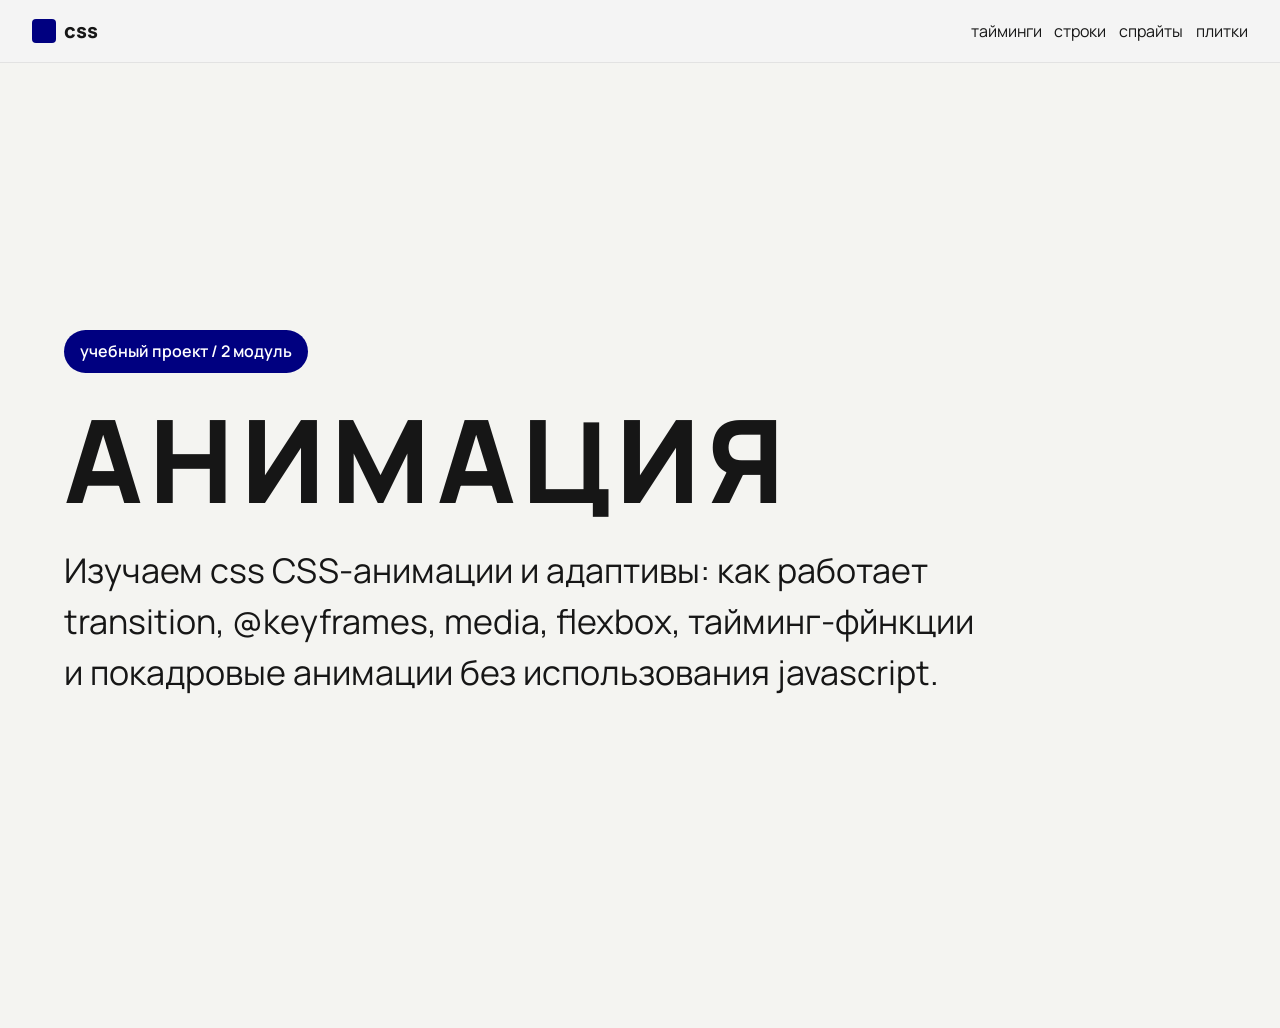
<file: 2 module/index.html>
<!doctype html>
<html lang="ru">
  <head>
    <meta charset="UTF-8" />
    <meta name="viewport" content="width=device-width, initial-scale=1.0" />
    <title>СSS-анимации и адаптивы</title>
    <link rel="stylesheet" href="stylesheets/style.css" />
  </head>
  <body>
    <header>
      <a href="#top" class="logo">
        <span class="logo_mark"></span>
        <span class="logo_text">css</span>
      </a>

      <nav class="menu">
        <a href="" class="menu_link">тайминги</a>
        <a href="" class="menu_link">строки</a>
        <a href="" class="menu_link">спрайты</a>
        <a href="" class="menu_link">плитки</a>
      </nav>
    </header>

    <main>
      <section id="hero" class="hero">
        <p class="hero_eyebrow">учебный проект / 2 модуль</p>
        <h1 class="hero_title">
          <span class="hero_letter">а</span>
          <span class="hero_letter">н</span>
          <span class="hero_letter">и</span>
          <span class="hero_letter">м</span>
          <span class="hero_letter">а</span>
          <span class="hero_letter">ц</span>
          <span class="hero_letter">и</span>
          <span class="hero_letter">я</span>
        </h1>
        <p class="section_lead">
          Изучаем css СSS-анимации и адаптивы: как работает transition,
          @keyframes, media, flexbox, тайминг-фйнкции и покадровые анимации без
          использования javascript.
        </p>
      </section>
    </main>
  </body>
</html>
</file>
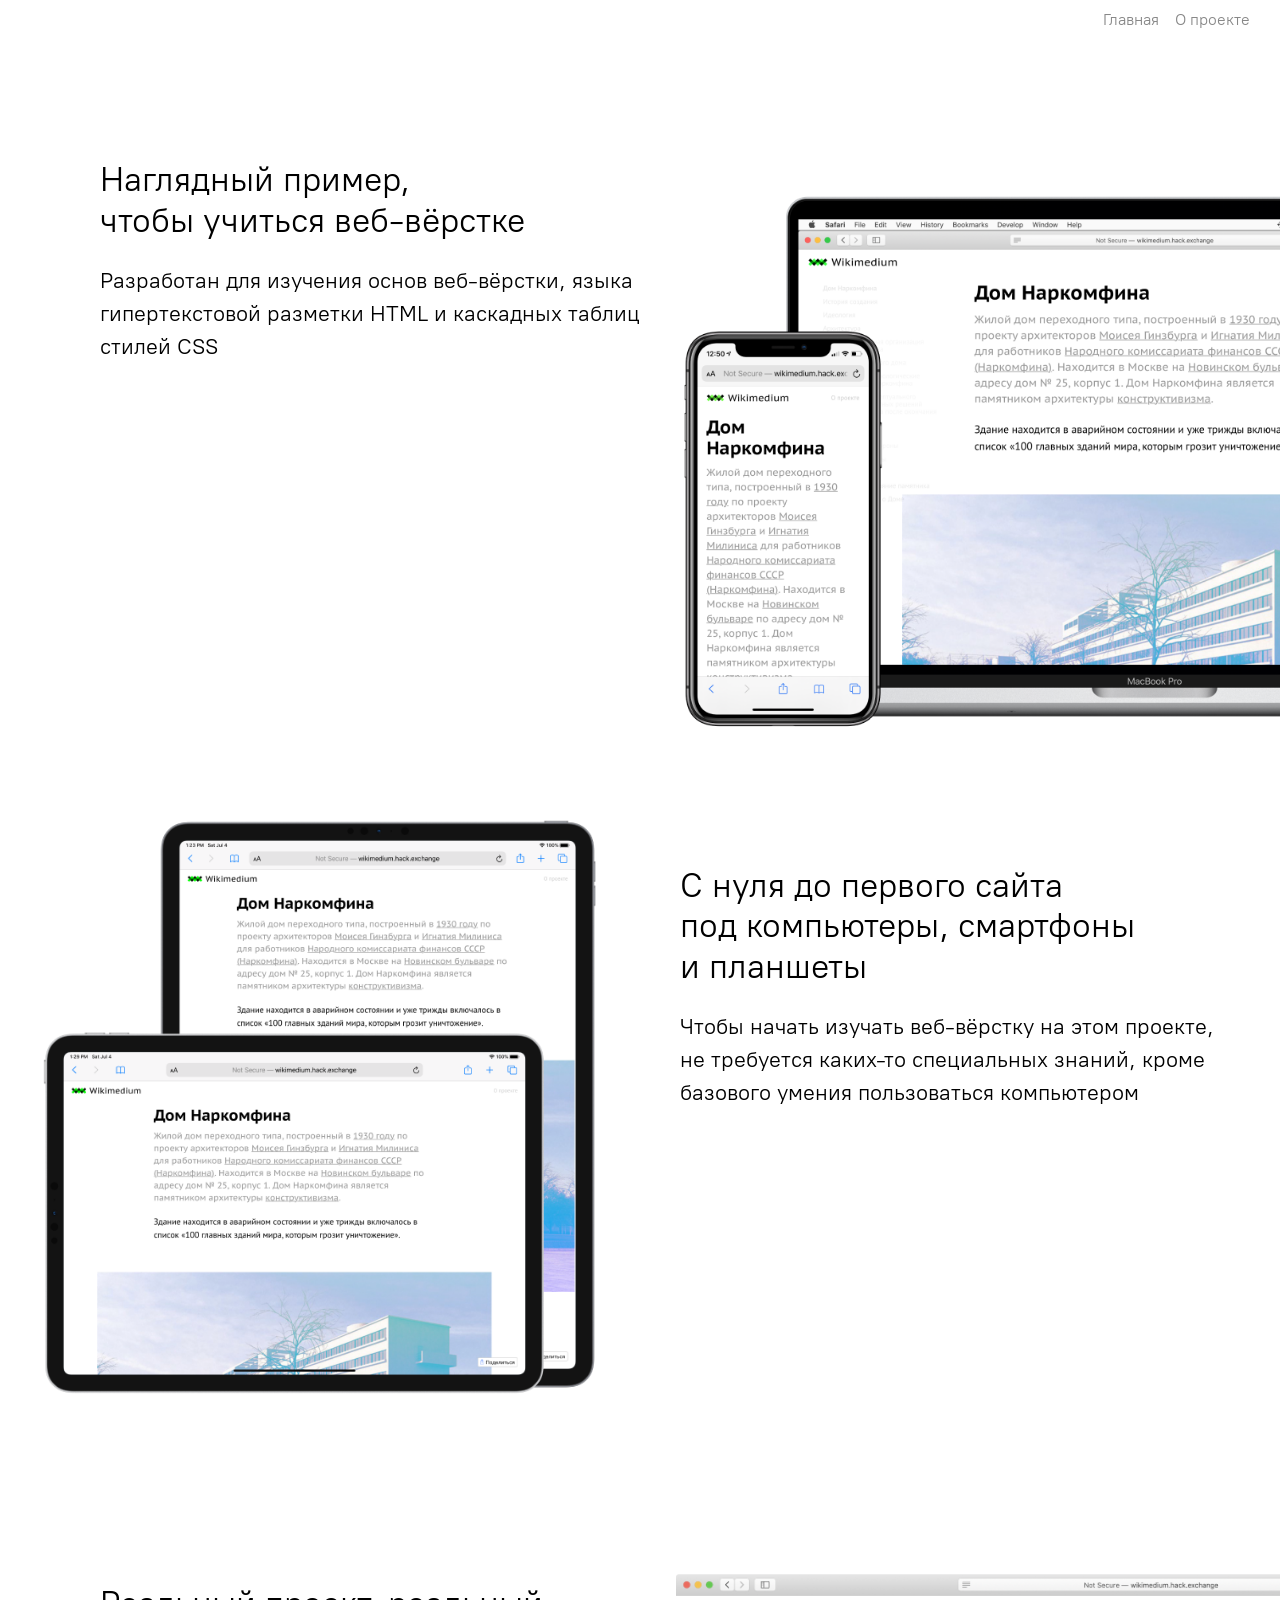
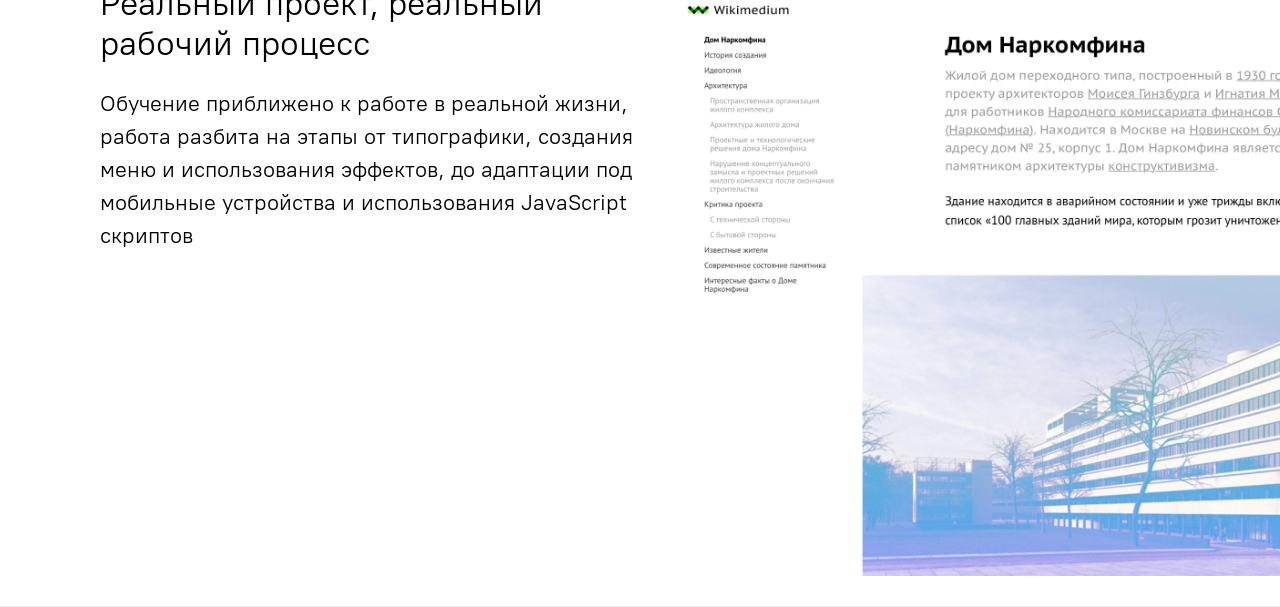
<file: about.html>
<!doctype html>
<html lang="ru">
  <head>
    <meta charset="UTF-8" />
    <meta name="viewport" content="width=device-width, initial-scale=1.0" />
    <title>О проекте</title>
    <link rel="stylesheet" href="stylesheets/style.css" />
  </head>
  <body class="about">
    <nav class="menubar">
      <a href="index.html">Главная</a>
      <a href="about.html">О проекте</a>
    </nav>

    <main class="about-main">
      <section class="section-1">
        <div>
          <h2>Наглядный пример, чтобы&nbsp;учиться веб-вёрстке</h2>
          <p>
            Разработан для изучения основ веб-вёрстки, языка гипертекстовой
            разметки HTML и каскадных таблиц стилей CSS
          </p>
        </div>
        <div>
          <img
            src="images/about1.png"
            alt="мокап проекта Дом Наркомфина на десктопе и телефоне"
          />
        </div>
      </section>

      <section class="section-2">
        <div>
          <img
            src="images/about2.png"
            alt="мокап проекта Дом Наркомфина на планшетах"
          />
        </div>
        <div>
          <h2>
            С нуля до первого сайта под&nbsp;компьютеры, смартфоны
            и&nbsp;планшеты
          </h2>
          <p>
            Чтобы начать изучать веб-вёрстку на этом проекте, не&nbsp;требуется
            каких-то специальных знаний, кроме базового умения пользоваться
            компьютером
          </p>
        </div>
      </section>

      <section class="section-3">
        <div>
          <h2>Реальный проект, реальный рабочий процесс</h2>
          <p>
            Обучение приближено к работе в реальной жизни, работа разбита на
            этапы от типографики, создания меню и использования эффектов, до
            адаптации под мобильные устройства и использования JavaScript
            скриптов
          </p>
        </div>
        <div>
          <img
            src="images/about3.png"
            alt="скрин проекта Дом Наркомфина из браузера"
          />
        </div>
      </section>

      <section class="section-4"></section>
    </main>
  </body>
</html>
</file>
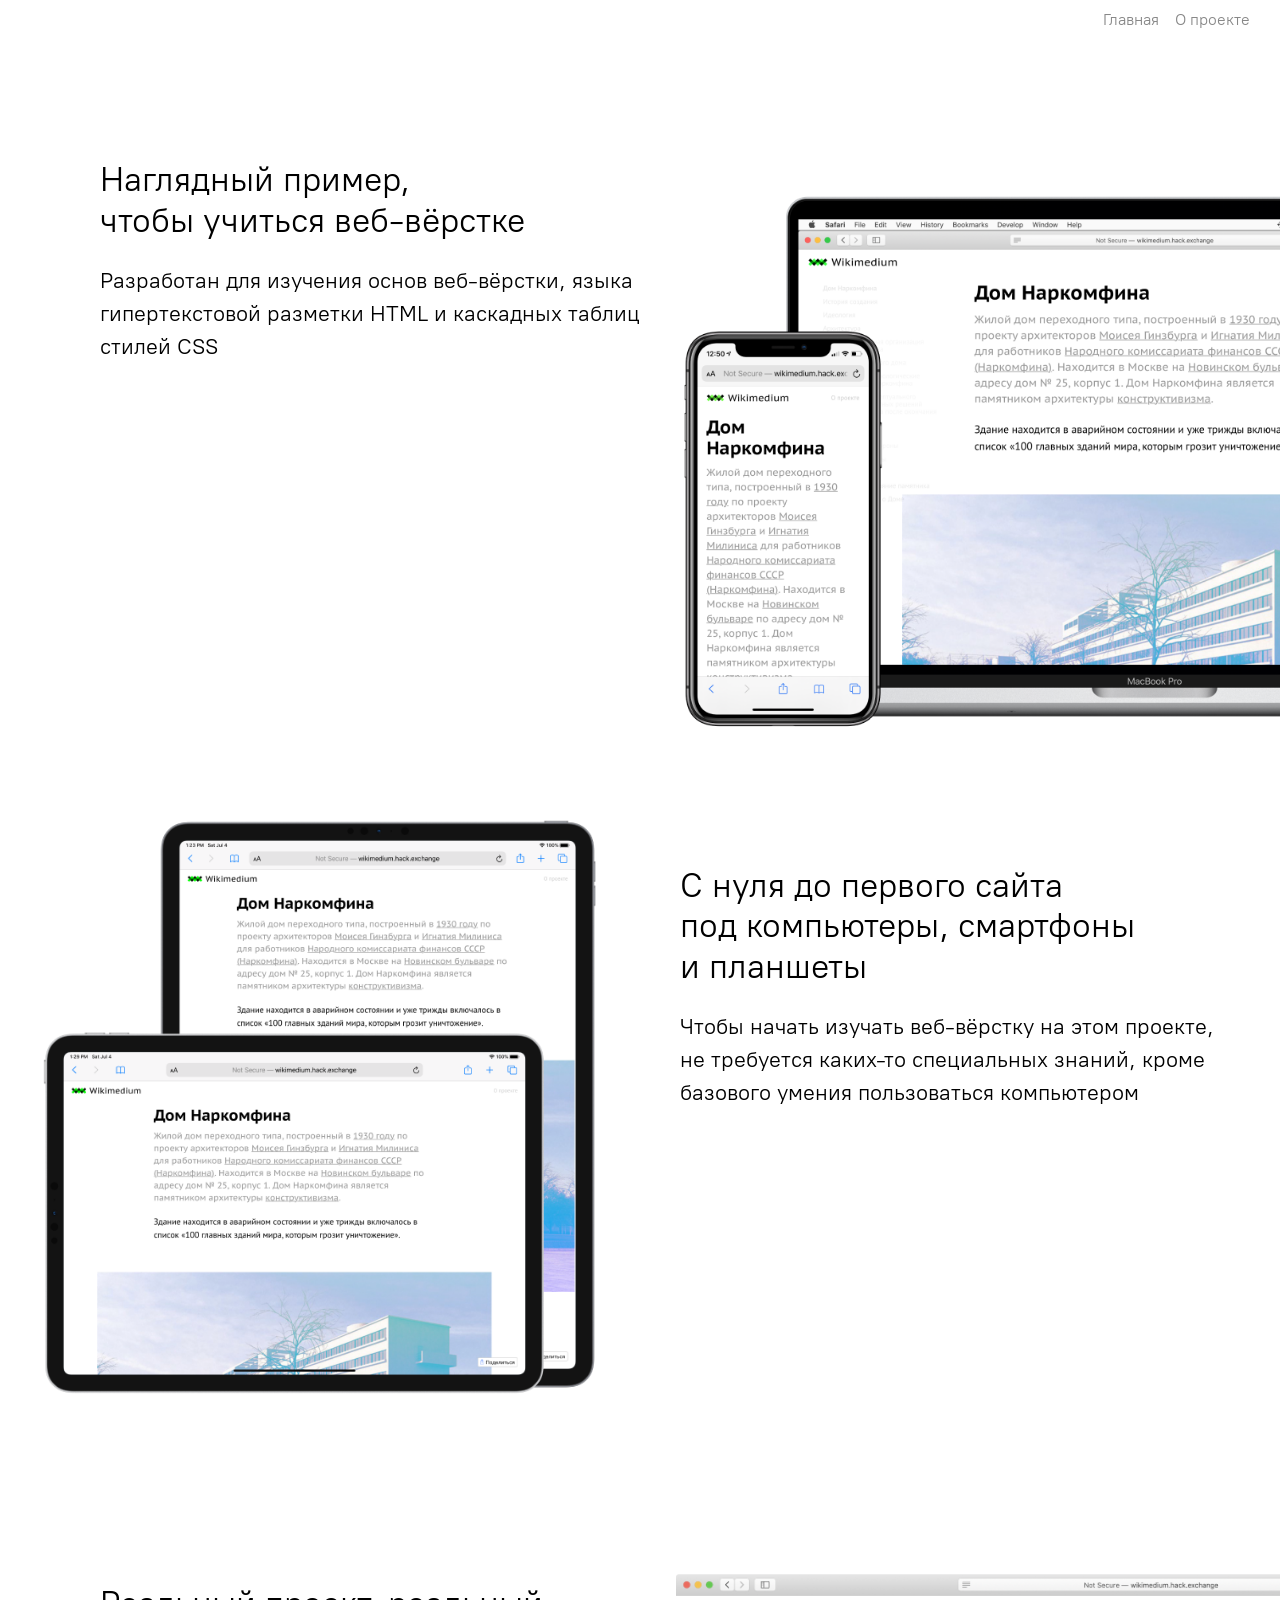
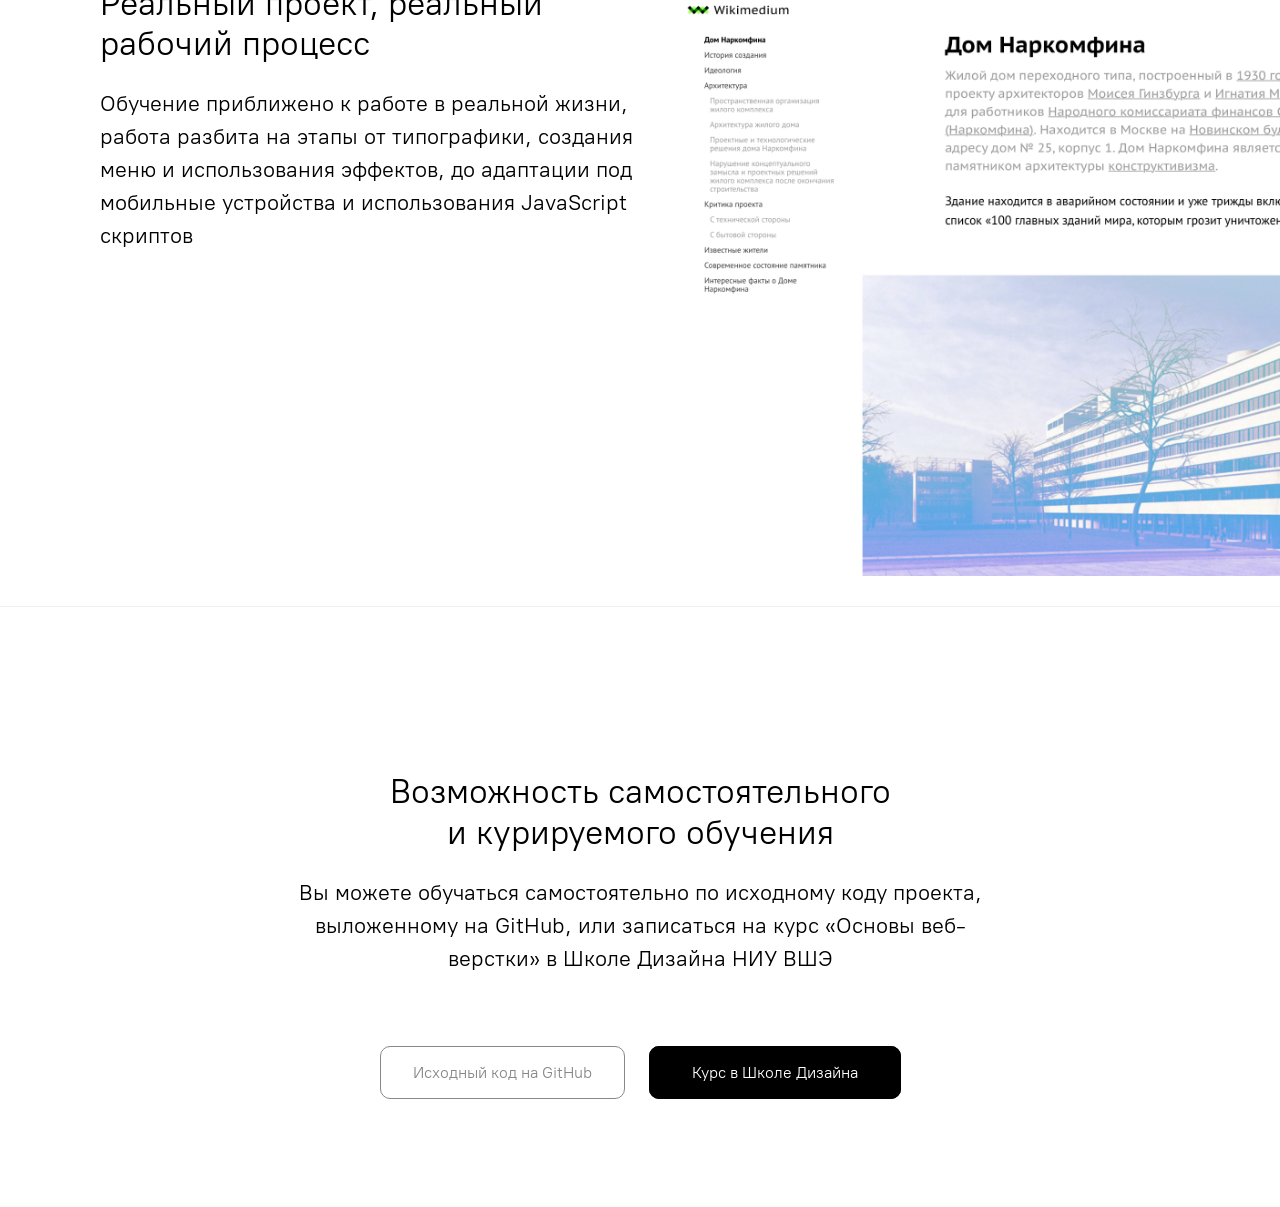
<file: 1 module/about.html>
<!doctype html>
<html lang="ru">
  <head>
    <meta charset="UTF-8" />
    <meta name="viewport" content="width=device-width, initial-scale=1.0" />
    <title>О проекте</title>
    <link rel="stylesheet" href="stylesheets/style.css" />
    <link rel="icon" href="images/favicon.png" type="image/png" />
    <link rel="icon" href="images/favicon.ico" type="image/x-icon" />
  </head>
  <body class="about">
    <nav class="menubar">
      <a href="index.html">Главная</a>
      <a href="about.html">О проекте</a>
    </nav>

    <main class="about-main">
      <section class="section-1">
        <div>
          <h2>Наглядный пример, чтобы&nbsp;учиться веб-вёрстке</h2>
          <p>
            Разработан для изучения основ веб-вёрстки, языка гипертекстовой
            разметки HTML и каскадных таблиц стилей CSS
          </p>
        </div>
        <div>
          <img
            src="images/about1.png"
            alt="мокап проекта Дом Наркомфина на десктопе и телефоне"
          />
        </div>
      </section>

      <section class="section-2">
        <div>
          <img
            src="images/about2.png"
            alt="мокап проекта Дом Наркомфина на планшетах"
          />
        </div>
        <div>
          <h2>
            С нуля до первого сайта под&nbsp;компьютеры, смартфоны
            и&nbsp;планшеты
          </h2>
          <p>
            Чтобы начать изучать веб-вёрстку на этом проекте, не&nbsp;требуется
            каких-то специальных знаний, кроме базового умения пользоваться
            компьютером
          </p>
        </div>
      </section>

      <section class="section-3">
        <div>
          <h2>Реальный проект, реальный рабочий процесс</h2>
          <p>
            Обучение приближено к работе в реальной жизни, работа разбита на
            этапы от типографики, создания меню и использования эффектов, до
            адаптации под мобильные устройства и использования JavaScript
            скриптов
          </p>
        </div>
        <div>
          <img
            src="images/about3.png"
            alt="скрин проекта Дом Наркомфина из браузера"
          />
        </div>
      </section>

      <section class="section-4">
        <div class="about-text">
          <h2>Возможность самостоятельного и&nbsp;курируемого обучения</h2>
          <p>
            Вы можете обучаться самостоятельно по исходному коду проекта,
            выложенному на GitHub, или записаться на курс «Основы веб-верстки» в
            Школе Дизайна НИУ ВШЭ
          </p>
        </div>
        <div>
          <a
            href="https://github.com/annkomkova/b26uki"
            class="about-link light"
            >Исходный код на GitHub</a
          >
          <a href="https://creative.hse.ru/ba" class="about-link dark"
            >Курс в Школе Дизайна</a
          >
        </div>
      </section>
    </main>
  </body>
</html>
</file>
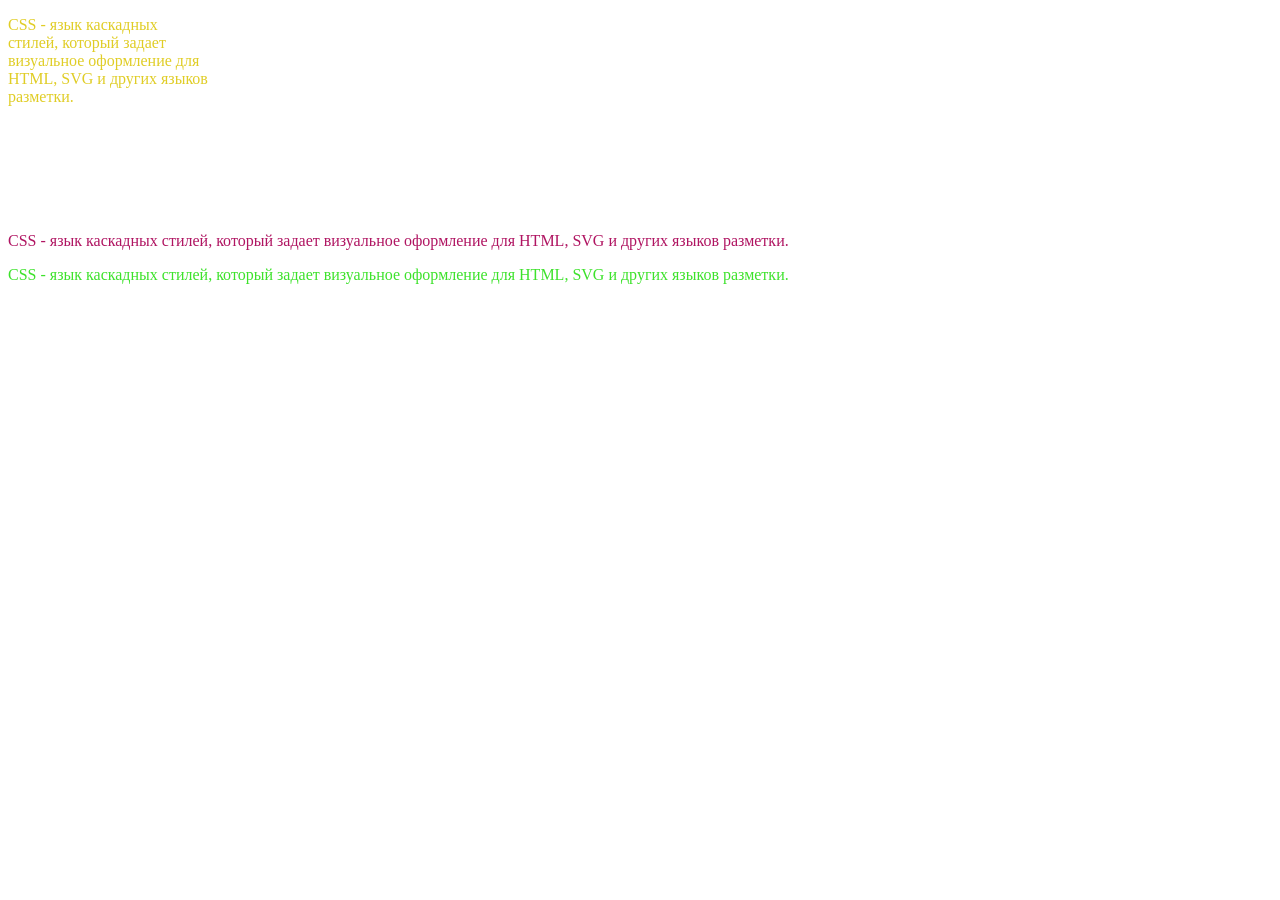
<file: css.html/css.html>
<!doctype html>
<html lang="en">
  <head>
    <meta charset="UTF-8" />
    <meta name="viewport" content="width=device-width, initial-scale=1.0" />
    <title>Основы CSS</title>
    <style>
      /*идентификатор*/
      #paragraph {
        color: rgb(176, 21, 98);
      }
      /*класс*/
      .text {
        color: rgb(224, 205, 38);
        width: 200px;
        height: 200px;
      }
      /*тег*/
      p {
        color: rgb(61, 226, 43);
      }
    </style>
  </head>
  <body>
    <p class="text">
      CSS - язык каскадных стилей, который задает визуальное оформление для
      HTML, SVG и других языков разметки.
    </p>
    <p id="paragraph">
      CSS - язык каскадных стилей, который задает визуальное оформление для
      HTML, SVG и других языков разметки.
    </p>
    <p id="p">
      CSS - язык каскадных стилей, который задает визуальное оформление для
      HTML, SVG и других языков разметки.
    </p>
  </body>
</html>
</file>
<file: 2 module/stylesheets/style.css>
@import "reset.css";
@import url("https://fonts.googleapis.com/css2?family=Manrope:wght@200..800&display=swap");
@import "layout.css";
@import "animation.css";
@import "adaptive.css";
</file>
<file: stylesheets/style.css>
@import "reset.css";
@import "fonts.css";
@import "layout.css";
</file>
<file: 1 module/stylesheets/style.css>
@import "reset.css";
@import "fonts.css";
@import "layout.css";
</file>
